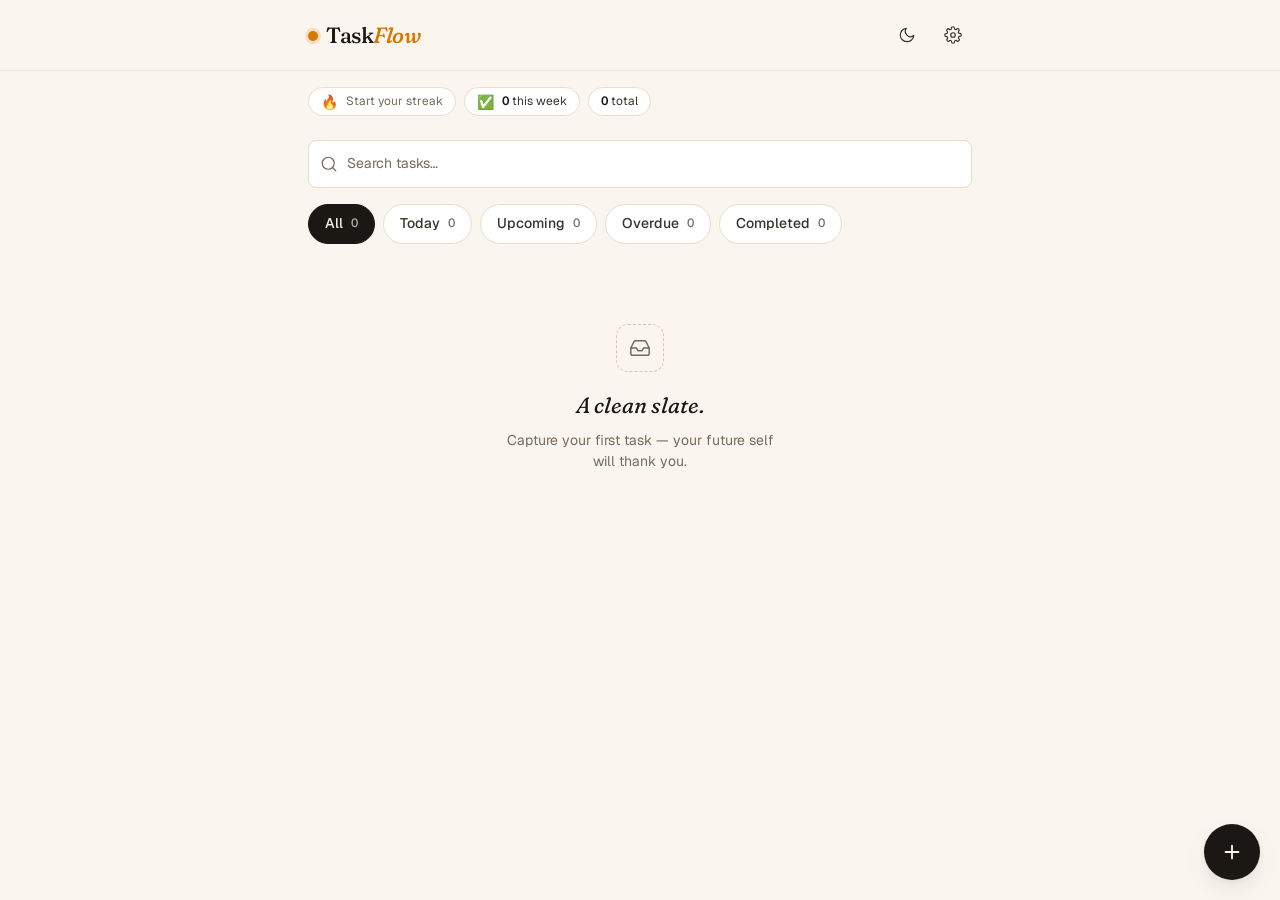
<file: index.html>
<!DOCTYPE html>
<html lang="en" data-theme="light">
<head>
  <meta charset="UTF-8" />
  <meta name="viewport" content="width=device-width, initial-scale=1, viewport-fit=cover" />

  <title>TaskFlow — Tasks that flow</title>
  <meta name="description" content="A premium, offline-first task manager. Capture, schedule, and finish what matters." />

  <!-- PWA -->
  <link rel="manifest" href="manifest.webmanifest" />
  <meta name="theme-color" content="#FAF6EF" media="(prefers-color-scheme: light)" />
  <meta name="theme-color" content="#13110F" media="(prefers-color-scheme: dark)" />
  <meta name="color-scheme" content="light dark" />
  <meta name="mobile-web-app-capable" content="yes" />
  <meta name="apple-mobile-web-app-capable" content="yes" />
  <meta name="apple-mobile-web-app-status-bar-style" content="black-translucent" />
  <meta name="apple-mobile-web-app-title" content="TaskFlow" />

  <!-- Icons -->
  <link rel="icon" type="image/png" sizes="32x32" href="assets/icons/favicon-32.png" />
  <link rel="icon" type="image/png" sizes="64x64" href="assets/icons/favicon-64.png" />
  <link rel="apple-touch-icon" href="assets/icons/apple-touch-icon.png" />

  <!-- Fonts: Fraunces (display serif) + Geist (UI grotesque). Loaded async with preconnect. -->
  <link rel="preconnect" href="https://fonts.googleapis.com" crossorigin />
  <link rel="preconnect" href="https://fonts.gstatic.com" crossorigin />
  <link
    rel="preload"
    as="style"
    href="https://fonts.googleapis.com/css2?family=Fraunces:opsz,wght,SOFT,WONK@9..144,300..800,0..100,0..1&family=Geist:wght@300;400;500;600;700&display=swap"
  />
  <link
    rel="stylesheet"
    href="https://fonts.googleapis.com/css2?family=Fraunces:opsz,wght,SOFT,WONK@9..144,300..800,0..100,0..1&family=Geist:wght@300;400;500;600;700&display=swap"
  />

  <!-- Styles -->
  <link rel="stylesheet" href="src/styles/main.css" />

  <!-- Theme bootstrap: avoid flash by setting data-theme before paint -->
  <script>
    (function () {
      try {
        var stored = localStorage.getItem('taskflow:theme');
        var prefersDark = window.matchMedia('(prefers-color-scheme: dark)').matches;
        var theme = stored || (prefersDark ? 'dark' : 'light');
        document.documentElement.setAttribute('data-theme', theme);
      } catch (_) {}
    })();
  </script>
</head>
<body>
  <a class="skip-link" href="#main">Skip to content</a>

  <!-- Offline indicator -->
  <div id="offline-banner" class="offline-banner" hidden role="status" aria-live="polite">
    You're offline — changes will be saved locally.
  </div>

  <!-- App root -->
  <div id="app" class="app">
    <header id="app-header" class="app-header"></header>

    <main id="main" class="app-main" tabindex="-1">
      <section id="stats-section" class="stats-section" aria-label="Productivity stats"></section>
      <section id="search-section" class="search-section"></section>
      <section id="filter-section" class="filter-section"></section>
      <section id="list-section" class="list-section" aria-live="polite"></section>
    </main>

    <!-- Floating Action Button -->
    <button
      id="fab-add"
      class="fab"
      type="button"
      aria-label="Add new task"
      title="Add new task (N)"
    >
      <svg width="22" height="22" viewBox="0 0 24 24" aria-hidden="true">
        <path d="M12 5v14M5 12h14" stroke="currentColor" stroke-width="2" stroke-linecap="round" />
      </svg>
    </button>

    <!-- Modal mount point -->
    <div id="modal-root"></div>

    <!-- Toast mount point -->
    <div id="toast-root" class="toast-root" aria-live="polite" aria-atomic="false"></div>

    <!-- Install banner mount point -->
    <div id="install-root"></div>
  </div>

  <!-- App entry (ES module) -->
  <script type="module" src="src/app.js"></script>
</body>
</html>
</file>
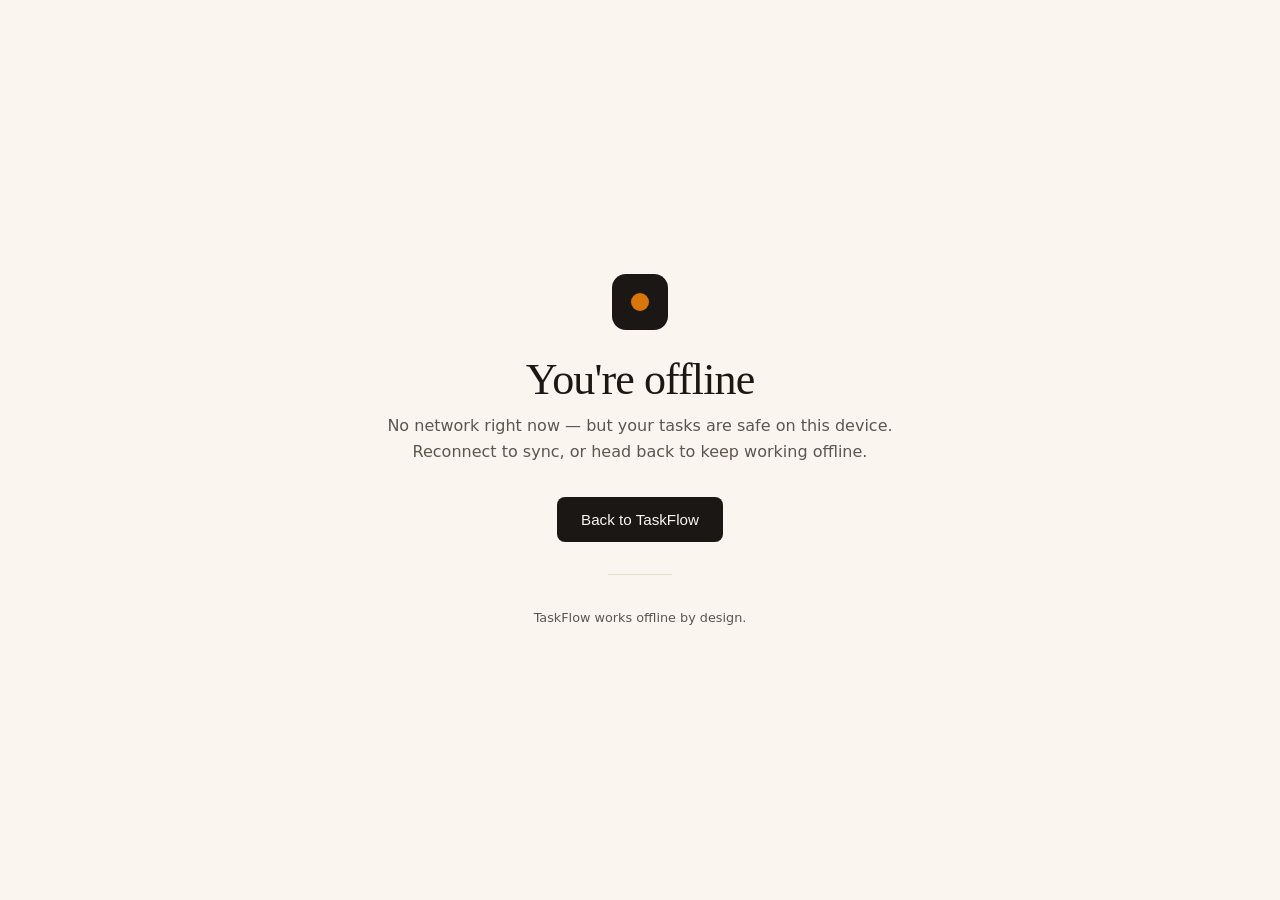
<file: offline.html>
<!DOCTYPE html>
<html lang="en">
<head>
  <meta charset="UTF-8" />
  <meta name="viewport" content="width=device-width, initial-scale=1" />
  <title>Offline — TaskFlow</title>
  <link rel="manifest" href="manifest.webmanifest" />
  <link rel="icon" type="image/png" sizes="64x64" href="assets/icons/favicon-64.png" />
  <meta name="theme-color" content="#FAF6EF" />
  <style>
    :root {
      color-scheme: light dark;
      --bg: #faf6ef;
      --ink: #1a1714;
      --muted: #5e564d;
      --accent: #d97706;
      --line: #e6dcc9;
    }
    @media (prefers-color-scheme: dark) {
      :root {
        --bg: #13110f;
        --ink: #f2ebe0;
        --muted: #9b9182;
        --accent: #f59e0b;
        --line: #2a2520;
      }
    }
    * { box-sizing: border-box; }
    html, body { height: 100%; margin: 0; }
    body {
      background: var(--bg);
      color: var(--ink);
      font-family: ui-sans-serif, system-ui, -apple-system, "Segoe UI", Roboto, sans-serif;
      display: grid;
      place-items: center;
      padding: 2rem;
      text-align: center;
    }
    .wrap { max-width: 32rem; }
    .mark {
      width: 56px; height: 56px; border-radius: 14px;
      background: var(--ink); display: grid; place-items: center;
      margin: 0 auto 1.5rem;
    }
    .mark::before {
      content: ""; width: 18px; height: 18px; border-radius: 50%;
      background: var(--accent); display: block;
    }
    h1 {
      font-family: "Fraunces", "Iowan Old Style", Georgia, serif;
      font-weight: 400;
      font-size: clamp(2rem, 5vw, 2.75rem);
      letter-spacing: -0.02em;
      margin: 0 0 0.5rem;
    }
    p { color: var(--muted); margin: 0 0 2rem; line-height: 1.6; }
    button {
      background: var(--ink); color: var(--bg); border: none;
      padding: 0.875rem 1.5rem; border-radius: 8px;
      font-weight: 500; font-size: 0.95rem; cursor: pointer;
      transition: transform 120ms ease, opacity 120ms ease;
    }
    button:hover { transform: translateY(-1px); }
    button:active { transform: translateY(0); opacity: 0.9; }
    .hr {
      height: 1px; background: var(--line); margin: 2rem auto; width: 4rem;
    }
    small { color: var(--muted); font-size: 0.8rem; }
  </style>
</head>
<body>
  <div class="wrap">
    <div class="mark" aria-hidden="true"></div>
    <h1>You're offline</h1>
    <p>No network right now — but your tasks are safe on this device. Reconnect to sync, or head back to keep working offline.</p>
    <button type="button" onclick="location.href='/'">Back to TaskFlow</button>
    <div class="hr"></div>
    <small>TaskFlow works offline by design.</small>
  </div>
</body>
</html>
</file>
<file: src/styles/main.css>
/* ============================================================
   TaskFlow — Main Stylesheet
   Single entry point that composes the design system.
   ============================================================ */

@import "./variables.css";
@import "./base.css";
@import "./components.css";
</file>
